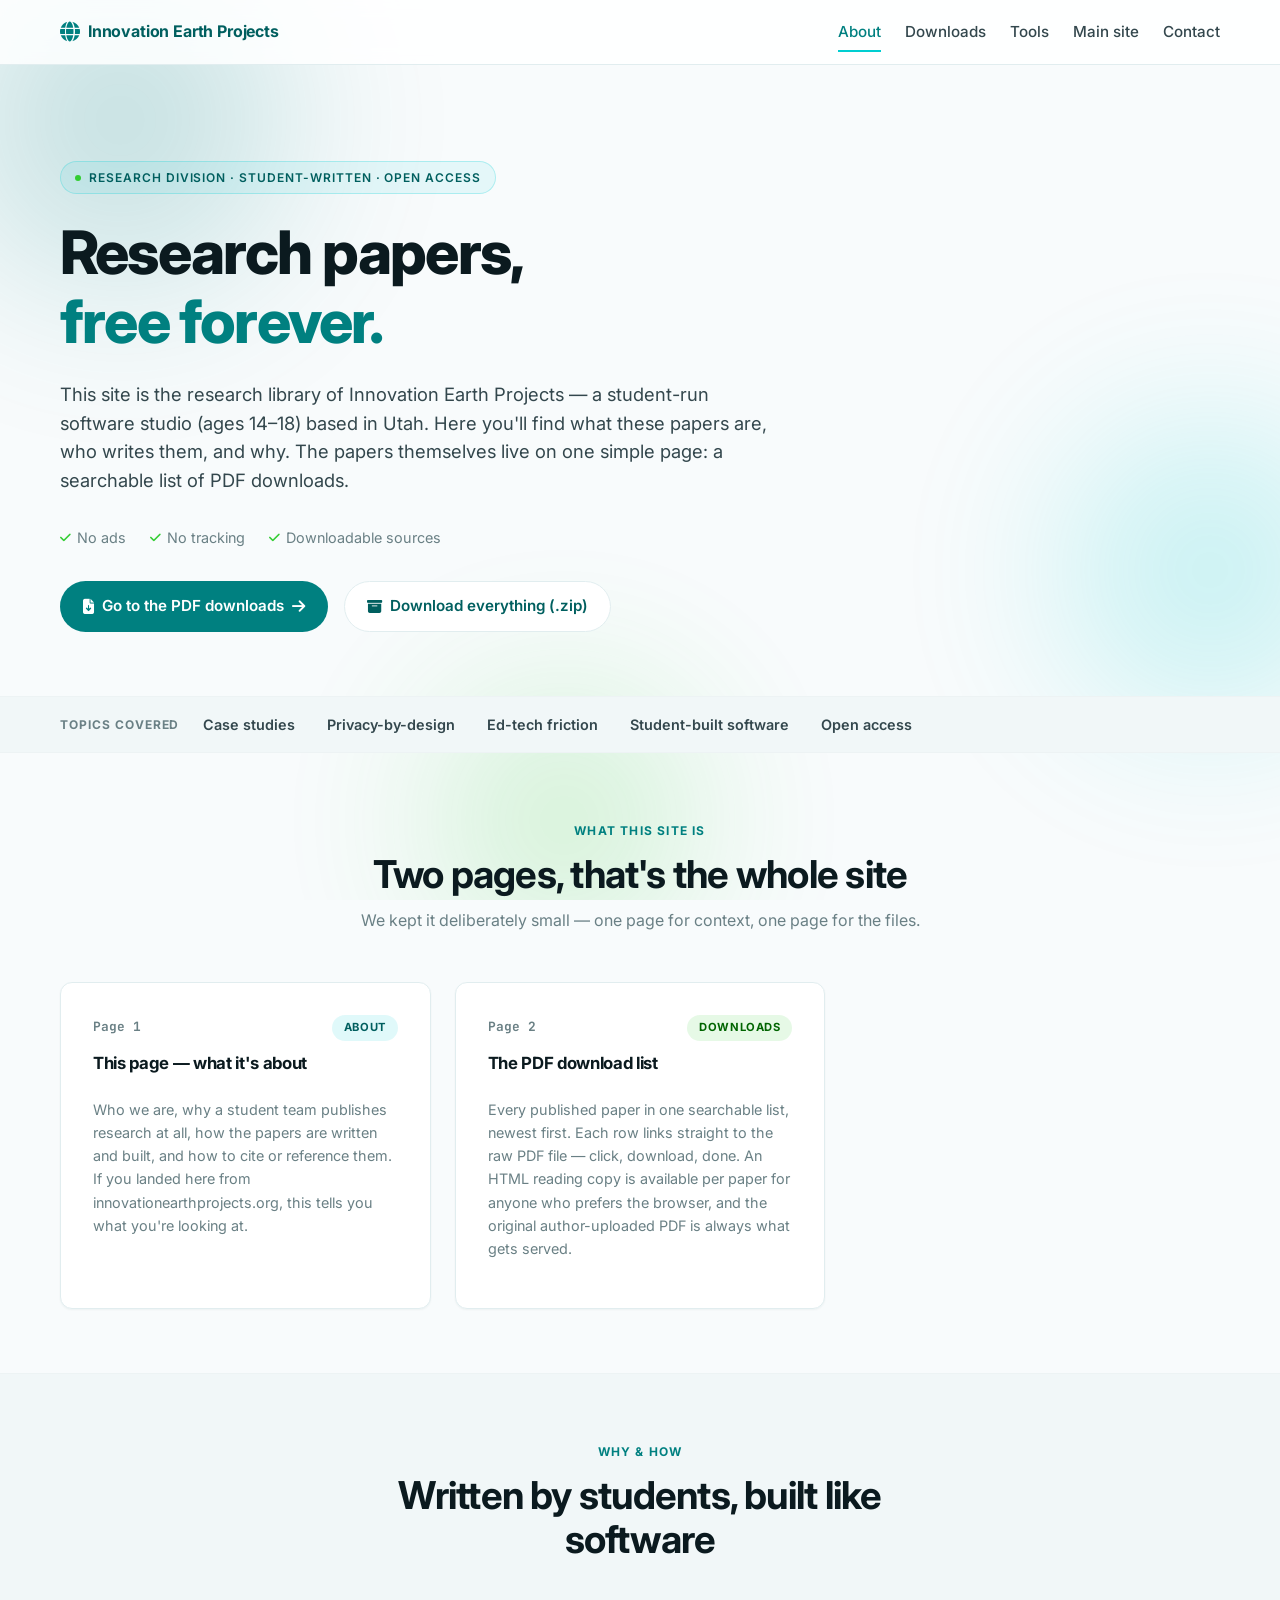
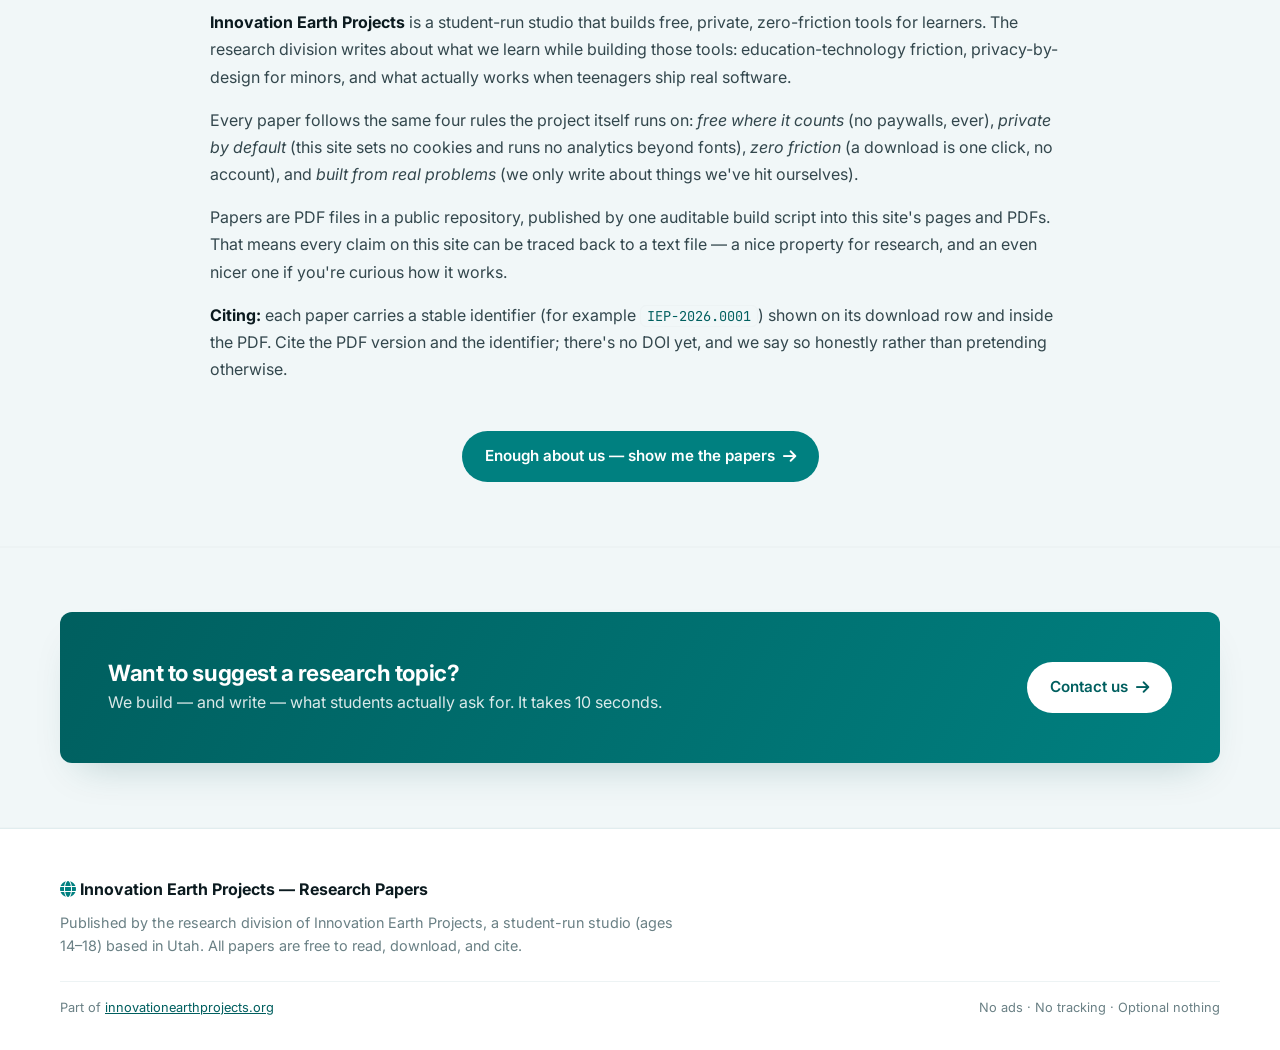
<file: index.html>
<!DOCTYPE html>
<html lang="en">
<head>
<meta charset="UTF-8" />
<meta name="viewport" content="width=device-width, initial-scale=1.0" />
<title>Research Papers — Innovation Earth Projects</title>
<meta name="description" content="Free research papers from the research division of Innovation Earth Projects. Read online or download as PDF — no account required." />
<link rel="preconnect" href="https://fonts.googleapis.com" />
<link rel="preconnect" href="https://fonts.gstatic.com" crossorigin />
<link href="https://fonts.googleapis.com/css2?family=Inter:wght@400;500;600;700;800&family=JetBrains+Mono:wght@500;700&display=swap" rel="stylesheet" />
<link rel="stylesheet" href="https://cdnjs.cloudflare.com/ajax/libs/font-awesome/6.4.0/css/all.min.css" />
<link rel="stylesheet" href="css/styles.css" />
<!-- Same tab icon as the main site (innovationearthprojects.org uses /images/logo.png) -->
<link rel="icon" type="image/png" href="/images/logo.png" />
<link rel="apple-touch-icon" href="/images/logo.png" />
</head>
<body data-page="library">

<!-- Decorative animated background (see css/styles.css section 5) -->
<div class="bg-orbs" aria-hidden="true">
  <span class="orb orb--teal"></span>
  <span class="orb orb--cyan"></span>
  <span class="orb orb--lime"></span>
</div>

<header class="nav">
  <div class="nav__inner">
    <!-- Brand links back to the main IEP website -->
    <a class="nav__brand" href="https://innovationearthprojects.org/home/">
      <span class="nav__mark"><i class="fas fa-globe"></i></span>
      <span class="nav__wordmark">Innovation Earth Projects</span>
    </a>
    <nav class="nav__links">
      <a href="/" class="is-current">About</a>
      <a href="/downloads/">Downloads</a>
      <a href="https://innovationearthprojects.org/products">Tools</a>
      <a href="https://innovationearthprojects.org/home/">Main site</a>
      <a href="https://innovationearthprojects.org/contact/">Contact</a>
    </nav>
  </div>
</header>

<main>

  <!-- HERO -->
  <section class="hero">
    <div class="container">
      <span class="eyebrow--animated">
        <span class="eyebrow__dot"></span>
        Research division · Student-written · Open access
      </span>
      <h1 class="hero__title">Research papers,<br /><span class="accent">free forever.</span></h1>
      <p class="hero__lede">
        This site is the research library of Innovation Earth Projects — a
        student-run software studio (ages 14–18) based in Utah. Here you'll find
        what these papers are, who writes them, and why. The papers themselves
        live on one simple page: a searchable list of PDF downloads.
      </p>
      <ul class="hero__meta">
        <li><i class="fas fa-check"></i> No ads</li>
        <li><i class="fas fa-check"></i> No tracking</li>
        <li><i class="fas fa-check"></i> Downloadable sources</li>
      </ul>
      <div class="hero__actions">
        <a href="/downloads/" class="btn btn--primary"><i class="fas fa-file-arrow-down"></i> Go to the PDF downloads <i class="fas fa-arrow-right"></i></a>
        <a href="/downloads/all-papers.zip" class="btn btn--secondary" download><i class="fas fa-box-archive"></i> Download everything (.zip)</a>
      </div>
    </div>
  </section>

  <!-- TRUST BAR -->
  <section class="trust-bar">
    <div class="container trust-bar__inner">
      <span class="trust-bar__label">Topics covered</span>
      <div class="trust-bar__logos">
        <span>Case studies</span><span>Privacy-by-design</span><span>Ed-tech friction</span>
        <span>Student-built software</span><span>Open access</span>
      </div>
    </div>
  </section>

  <!-- WHAT THIS SITE IS -->
  <section class="section" id="about">
    <div class="container">
      <header class="section__head reveal">
        <span class="eyebrow">What this site is</span>
        <h2 class="section__title">Two pages, that's the whole site</h2>
        <p class="section__sub">We kept it deliberately small — one page for context, one page for the files.</p>
      </header>
      <div class="grid">
        <article class="paper-card reveal">
          <div class="paper-card__top">
            <span class="paper-card__num">Page 1</span>
            <span class="badge badge--live">About</span>
          </div>
          <h3 class="paper-card__title"><a href="/">This page — what it's about</a></h3>
          <p class="paper-card__summary">
            Who we are, why a student team publishes research at all, how the
            papers are written and built, and how to cite or reference them.
            If you landed here from innovationearthprojects.org, this tells you
            what you're looking at.
          </p>
        </article>
        <article class="paper-card reveal">
          <div class="paper-card__top">
            <span class="paper-card__num">Page 2</span>
            <span class="badge badge--new">Downloads</span>
          </div>
          <h3 class="paper-card__title"><a href="/downloads/">The PDF download list</a></h3>
          <p class="paper-card__summary">
            Every published paper in one searchable list, newest first. Each row
            links straight to the raw PDF file — click, download, done. An HTML
            reading copy is available per paper for anyone who prefers the
            browser, and the original author-uploaded PDF is always what gets served.
          </p>
        </article>
      </div>
    </div>
  </section>

  <!-- WHY / HOW WE WORK -->
  <section class="section section--tint" id="why">
    <div class="container container--narrow">
      <header class="section__head reveal">
        <span class="eyebrow">Why &amp; how</span>
        <h2 class="section__title">Written by students, built like software</h2>
      </header>
      <div class="prose reveal">
        <p>
          <strong>Innovation Earth Projects</strong> is a student-run studio that builds
          free, private, zero-friction tools for learners. The research division
          writes about what we learn while building those tools: education-technology
          friction, privacy-by-design for minors, and what actually works when
          teenagers ship real software.
        </p>
        <p>
          Every paper follows the same four rules the project itself runs on:
          <em>free where it counts</em> (no paywalls, ever), <em>private by default</em>
          (this site sets no cookies and runs no analytics beyond fonts),
          <em>zero friction</em> (a download is one click, no account), and
          <em>built from real problems</em> (we only write about things we've hit ourselves).
        </p>
        <p>
          Papers are PDF files in a public repository, published by one
          auditable build script into this site's pages and PDFs. That means every
          claim on this site can be traced back to a text file — a nice property
          for research, and an even nicer one if you're curious how it works.
        </p>
        <p>
          <strong>Citing:</strong> each paper carries a stable identifier
          (for example <code>IEP-2026.0001</code>) shown on its download row and
          inside the PDF. Cite the PDF version and the identifier; there's no
          DOI yet, and we say so honestly rather than pretending otherwise.
        </p>
      </div>
      <div class="container" style="text-align:center;margin-top:var(--s-7)">
        <a href="/downloads/" class="btn btn--primary">Enough about us — show me the papers <i class="fas fa-arrow-right"></i></a>
      </div>
    </div>
  </section>

  <!-- CTA BAND -->
  <section class="section section--tint">
    <div class="container">
      <div class="cta reveal">
        <div>
          <h2>Want to suggest a research topic?</h2>
          <p>We build — and write — what students actually ask for. It takes 10 seconds.</p>
        </div>
        <a href="https://innovationearthprojects.org/contact/" class="btn btn--primary">
          Contact us <i class="fas fa-arrow-right"></i>
        </a>
      </div>
    </div>
  </section>

</main>

<footer class="footer">
  <div class="container">
    <div class="footer__brand"><i class="fas fa-globe" style="color:var(--teal)"></i> Innovation Earth Projects — Research Papers</div>
    <p class="footer__tagline">Published by the research division of Innovation Earth Projects, a student-run studio (ages 14–18) based in Utah. All papers are free to read, download, and cite.</p>
    <div class="footer__bottom">
      <span>Part of <a href="https://innovationearthprojects.org/home/">innovationearthprojects.org</a></span>
      <span>No ads · No tracking · Optional nothing</span>
    </div>
  </div>
</footer>

<script src="js/main.js"></script>
</body>
</html>
</file>
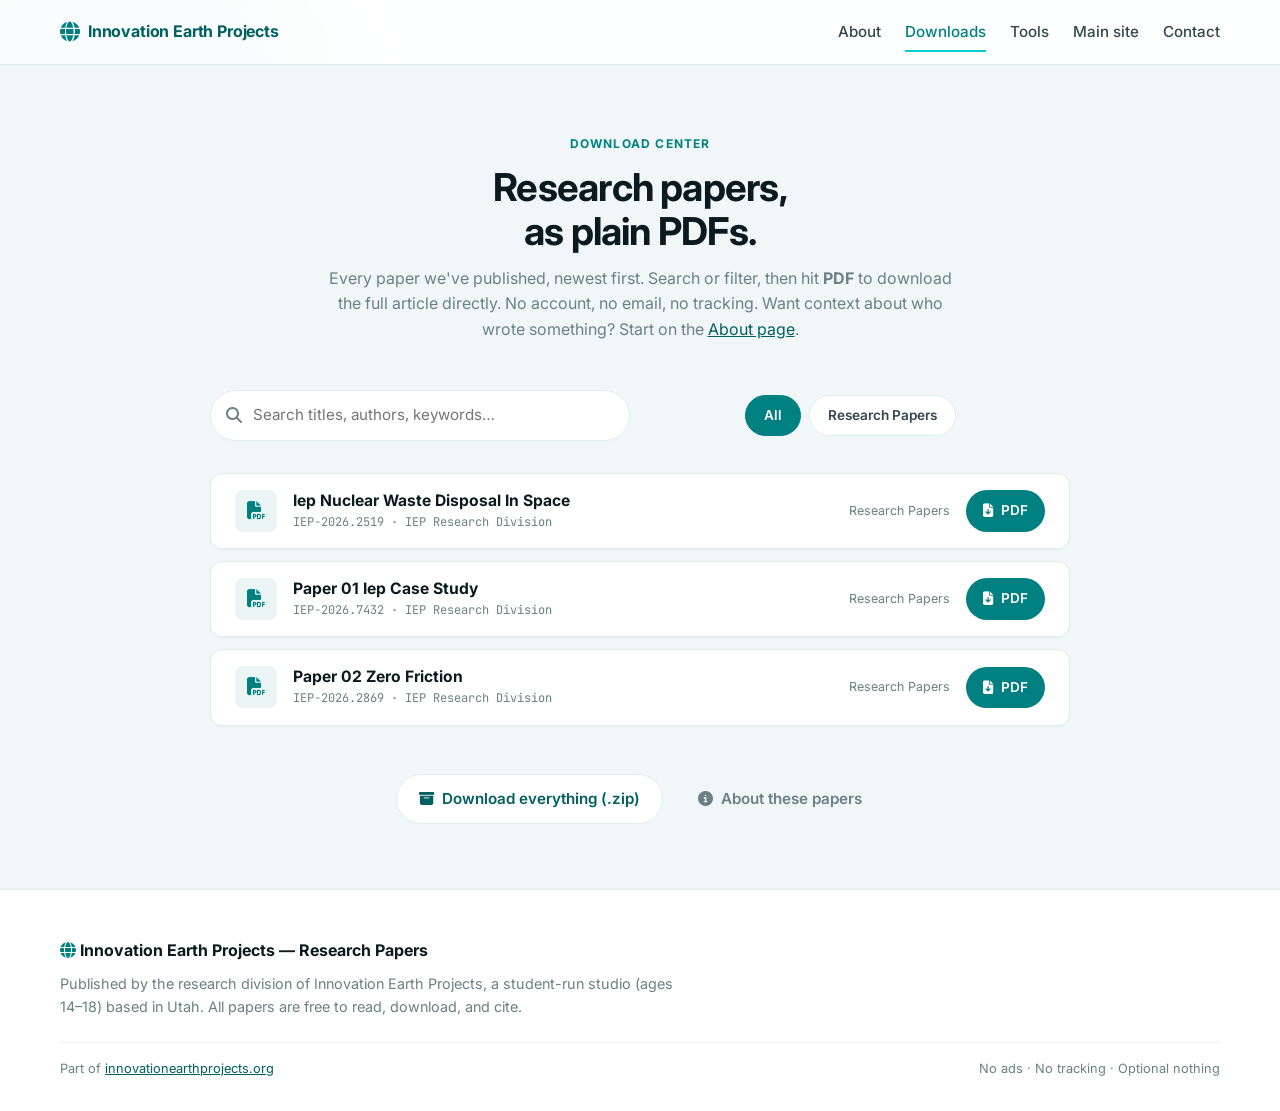
<file: downloads/index.html>
<!DOCTYPE html>
<html lang="en">
<head>
<meta charset="UTF-8" />
<meta name="viewport" content="width=device-width, initial-scale=1.0" />
<title>PDF Downloads — Innovation Earth Projects Research</title>
<meta name="description" content="Searchable list of every research paper published by Innovation Earth Projects. Download any paper as a raw PDF — no account, no paywall." />
<link rel="preconnect" href="https://fonts.googleapis.com" />
<link rel="preconnect" href="https://fonts.gstatic.com" crossorigin />
<link href="https://fonts.googleapis.com/css2?family=Inter:wght@400;500;600;700;800&family=JetBrains+Mono:wght@500;700&display=swap" rel="stylesheet" />
<link rel="stylesheet" href="https://cdnjs.cloudflare.com/ajax/libs/font-awesome/6.4.0/css/all.min.css" />
<link rel="stylesheet" href="../css/styles.css" />
<!-- Same tab icon as the main site (innovationearthprojects.org uses /images/logo.png) -->
<link rel="icon" type="image/png" href="/images/logo.png" />
<link rel="apple-touch-icon" href="/images/logo.png" />
</head>
<body data-page="downloads">

<!-- Decorative animated background (see css/styles.css section 5) -->
<div class="bg-orbs" aria-hidden="true">
  <span class="orb orb--teal"></span>
  <span class="orb orb--cyan"></span>
  <span class="orb orb--lime"></span>
</div>

<header class="nav">
  <div class="nav__inner">
    <!-- Brand links back to the main IEP website -->
    <a class="nav__brand" href="https://innovationearthprojects.org/home/">
      <span class="nav__mark"><i class="fas fa-globe"></i></span>
      <span class="nav__wordmark">Innovation Earth Projects</span>
    </a>
    <nav class="nav__links">
      <a href="/">About</a>
      <a href="/downloads/" class="is-current">Downloads</a>
      <a href="https://innovationearthprojects.org/products">Tools</a>
      <a href="https://innovationearthprojects.org/home/">Main site</a>
      <a href="https://innovationearthprojects.org/contact/">Contact</a>
    </nav>
  </div>
</header>

<main>

  <!-- PAGE HEAD: this page is deliberately minimal — one search box,
       one list of raw PDF download links. Nothing else to click. -->
  <section class="section section--tint" id="download-list">
    <div class="container container--narrow">
      <header class="section__head reveal">
        <span class="eyebrow">Download center</span>
        <h1 class="section__title">Research papers,<br /><span class="accent">as plain PDFs.</span></h1>
        <p class="section__sub">
          Every paper we've published, newest first. Search or filter, then hit
          <strong>PDF</strong> to download the full article directly. No account,
          no email, no tracking. Want context about who wrote something?
          Start on the <a href="/">About page</a>.
        </p>
      </header>

      <div class="library-controls">
        <div class="search">
          <i class="fas fa-magnifying-glass"></i>
          <input id="paper-search" type="search" placeholder="Search titles, authors, keywords…" aria-label="Search papers" />
        </div>
        <div class="filters" id="category-filters"><!-- buttons injected by js/downloads.js --></div>
        <span class="result-count" id="result-count" aria-live="polite"></span>
      </div>

      <!-- One row per paper. Rows are generated automatically by js/catalog.js +
           js/downloads.js, which list whatever PDFs currently exist in
           the repo's papers/ folder via the GitHub API. The primary
           action on each row is the raw PDF link — adding a paper means
           uploading a PDF there, nothing else. -->
      <ul class="dl-list" id="download-rows"><!-- rows injected here --></ul>
      <p id="no-results" hidden>No papers match your search yet. Try different words — or <a href="https://innovationearthprojects.org/contact/">suggest a topic</a>.</p>

      <div class="dl-footer">
        <a href="/downloads/all-papers.zip" class="btn btn--secondary" download><i class="fas fa-box-archive"></i> Download everything (.zip)</a>
        <a href="/" class="btn btn--ghost"><i class="fas fa-circle-info"></i> About these papers</a>
      </div>
    </div>
  </section>

</main>

<footer class="footer">
  <div class="container">
    <div class="footer__brand"><i class="fas fa-globe" style="color:var(--teal)"></i> Innovation Earth Projects — Research Papers</div>
    <p class="footer__tagline">Published by the research division of Innovation Earth Projects, a student-run studio (ages 14–18) based in Utah. All papers are free to read, download, and cite.</p>
    <div class="footer__bottom">
      <span>Part of <a href="https://innovationearthprojects.org/home/">innovationearthprojects.org</a></span>
      <span>No ads · No tracking · Optional nothing</span>
    </div>
  </div>
</footer>

<script src="../js/catalog.js?v=20261022b"></script>
<script src="../js/downloads.js?v=20261022b"></script>
<script src="../js/main.js"></script>
</body>
</html>
</file>
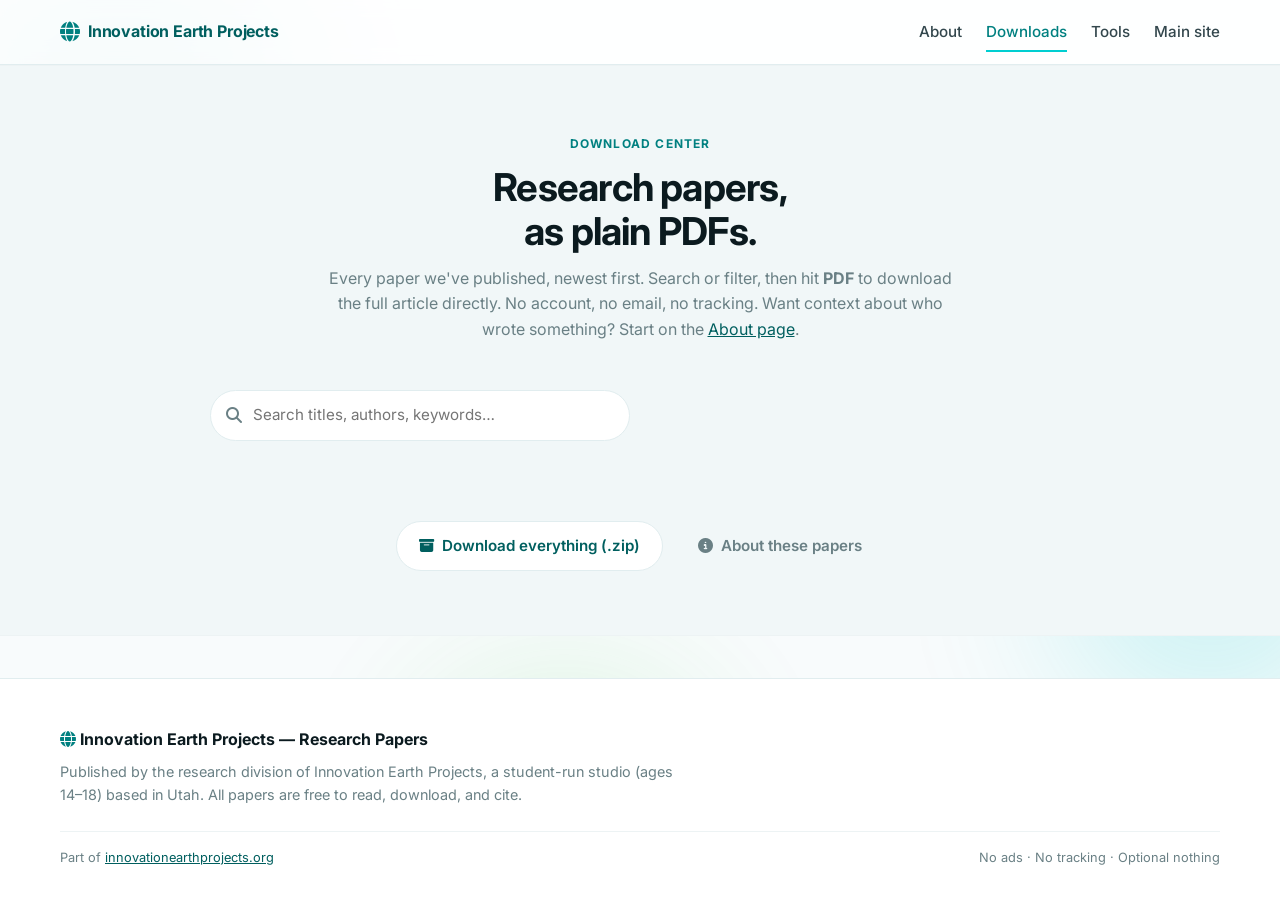
<file: downloads.html>
<!DOCTYPE html>
<html lang="en">
<head>
<meta charset="UTF-8" />
<meta name="viewport" content="width=device-width, initial-scale=1.0" />
<title>PDF Downloads — Innovation Earth Projects Research</title>
<meta name="description" content="Searchable list of every research paper published by Innovation Earth Projects. Download any paper as a raw PDF — no account, no paywall." />
<link rel="preconnect" href="https://fonts.googleapis.com" />
<link rel="preconnect" href="https://fonts.gstatic.com" crossorigin />
<link href="https://fonts.googleapis.com/css2?family=Inter:wght@400;500;600;700;800&family=JetBrains+Mono:wght@500;700&display=swap" rel="stylesheet" />
<link rel="stylesheet" href="https://cdnjs.cloudflare.com/ajax/libs/font-awesome/6.4.0/css/all.min.css" />
<link rel="stylesheet" href="css/styles.css" />
</head>
<body data-page="downloads">

<!-- Decorative animated background (see css/styles.css section 5) -->
<div class="bg-orbs" aria-hidden="true">
  <span class="orb orb--teal"></span>
  <span class="orb orb--cyan"></span>
  <span class="orb orb--lime"></span>
</div>

<header class="nav">
  <div class="nav__inner">
    <!-- Brand links back to the main IEP website -->
    <a class="nav__brand" href="https://innovationearthprojects.org/home/">
      <span class="nav__mark"><i class="fas fa-globe"></i></span>
      <span class="nav__wordmark">Innovation Earth Projects</span>
    </a>
    <nav class="nav__links">
      <a href="index.html">About</a>
      <a href="downloads.html" class="is-current">Downloads</a>
      <a href="https://innovationearthprojects.org/products">Tools</a>
      <a href="https://innovationearthprojects.org/about">Main site</a>
    </nav>
  </div>
</header>

<main>

  <!-- PAGE HEAD: this page is deliberately minimal — one search box,
       one list of raw PDF download links. Nothing else to click. -->
  <section class="section section--tint" id="download-list">
    <div class="container container--narrow">
      <header class="section__head reveal">
        <span class="eyebrow">Download center</span>
        <h1 class="section__title">Research papers,<br /><span class="accent">as plain PDFs.</span></h1>
        <p class="section__sub">
          Every paper we've published, newest first. Search or filter, then hit
          <strong>PDF</strong> to download the full article directly. No account,
          no email, no tracking. Want context about who wrote something?
          Start on the <a href="index.html">About page</a>.
        </p>
      </header>

      <div class="library-controls">
        <div class="search">
          <i class="fas fa-magnifying-glass"></i>
          <input id="paper-search" type="search" placeholder="Search titles, authors, keywords…" aria-label="Search papers" />
        </div>
        <div class="filters" id="category-filters"><!-- buttons injected by js/downloads.js --></div>
        <span class="result-count" id="result-count" aria-live="polite"></span>
      </div>

      <!-- One row per paper. Rows are generated by js/downloads.js from
           papers/feed.json (fallback: js/papers-data.json). The primary
           action on each row is the raw PDF link. -->
      <ul class="dl-list" id="download-rows"><!-- rows injected here --></ul>
      <p id="no-results" hidden>No papers match your search yet. Try different words — or <a href="https://innovationearthprojects.org/home/">suggest a topic</a>.</p>

      <div class="dl-footer">
        <a href="downloads/all-papers.zip" class="btn btn--secondary" download><i class="fas fa-box-archive"></i> Download everything (.zip)</a>
        <a href="index.html" class="btn btn--ghost"><i class="fas fa-circle-info"></i> About these papers</a>
      </div>
    </div>
  </section>

</main>

<footer class="footer">
  <div class="container">
    <div class="footer__brand"><i class="fas fa-globe" style="color:var(--teal)"></i> Innovation Earth Projects — Research Papers</div>
    <p class="footer__tagline">Published by the research division of Innovation Earth Projects, a student-run studio (ages 14–18) based in Utah. All papers are free to read, download, and cite.</p>
    <div class="footer__bottom">
      <span>Part of <a href="https://innovationearthprojects.org/home/">innovationearthprojects.org</a></span>
      <span>No ads · No tracking · Optional nothing</span>
    </div>
  </div>
</footer>

<script src="js/downloads.js"></script>
<script src="js/main.js"></script>
</body>
</html>
</file>
<file: css/styles.css>
/* ============================================================
   styles.css — Innovation Earth Projects · Research Papers site
   ------------------------------------------------------------
   Design tokens replicate the IEP main site (teal/cyan/lime,
   Inter + JetBrains Mono). Sections are numbered so a human
   reviewer can jump straight to what they need:

     1. Design tokens          6. Hero
     2. Base / typography      7. Library grid + paper cards
     3. Navigation             8. Filters + search bar
     4. Buttons / chips        9. Paper detail page
     5. Background orbs       10. Footer, motion, print
   ============================================================ */

/* ---------- 1. DESIGN TOKENS (from innovationearthprojects.org) ---------- */
:root {
  --teal:#008080; --teal-deep:#005F5F; --cyan:#00CED1; --blue:#1E90FF;
  --lime:#32CD32; --green-dark:#006400;
  --bg:#F8FBFC; --surface:#FFFFFF; --surface-alt:#F1F7F8;
  --border:#E1EDEF; --border-soft:#EDF3F4;
  --ink:#0B1A1F; --ink-soft:#33474D; --muted:#6A8085;
  --font:'Inter',system-ui,-apple-system,'Segoe UI',Roboto,sans-serif;
  --mono:'JetBrains Mono',ui-monospace,Menlo,monospace;
  --fs-display:clamp(2.25rem,5vw,3.75rem);
  --s-2:8px; --s-3:12px; --s-4:16px; --s-5:24px; --s-6:32px; --s-7:48px; --s-8:64px; --s-9:96px;
  --r-sm:6px; --r-md:8px; --r-lg:12px; --r-pill:999px;
  --shadow-sm:0 1px 2px rgba(0,60,60,.05);
  --shadow-md:0 8px 24px -12px rgba(0,80,80,.15);
  --shadow-lg:0 20px 40px -20px rgba(0,80,80,.25);
  --ease:cubic-bezier(.2,.7,.2,1); --dur:200ms;
  --container:1160px; --nav-h:64px;
}

/* ---------- 2. BASE ---------- */
*,*::before,*::after{box-sizing:border-box}
html{scroll-behavior:smooth;-webkit-text-size-adjust:100%;scroll-padding-top:calc(var(--nav-h) + var(--s-4))}
body{margin:0;font-family:var(--font);font-size:1rem;line-height:1.6;color:var(--ink);
  background:var(--bg);-webkit-font-smoothing:antialiased;min-height:100vh;display:flex;flex-direction:column}
main{flex:1}
a{color:var(--teal-deep)}
h1,h2,h3,h4{margin:0 0 var(--s-3);color:var(--ink);letter-spacing:-0.02em;line-height:1.15;font-weight:700}
p{margin:0 0 var(--s-4);color:var(--ink-soft)}
code{font-family:var(--mono);background:var(--surface-alt);border:1px solid var(--border-soft);
  border-radius:var(--r-sm);padding:1px 6px;font-size:.85em;color:var(--teal-deep)}
ul{padding-left:var(--s-5);color:var(--ink-soft)}
.container{width:min(var(--container),100% - 2rem);margin-inline:auto}

/* ---------- 3. NAVIGATION (sticky glass bar, as on the IEP site) ---------- */
.nav{position:sticky;top:0;z-index:50;background:rgba(255,255,255,.85);
  backdrop-filter:saturate(140%) blur(10px);-webkit-backdrop-filter:saturate(140%) blur(10px);
  border-bottom:1px solid var(--border)}
.nav__inner{width:min(var(--container),100% - 2rem);margin-inline:auto;height:var(--nav-h);
  display:flex;align-items:center;gap:var(--s-5)}
.nav__brand{display:inline-flex;align-items:center;gap:var(--s-2);color:var(--teal-deep);
  font-weight:700;font-size:1rem;letter-spacing:-0.01em;text-decoration:none}
.nav__mark{display:inline-flex;color:var(--teal);font-size:1.25rem}
.nav__links{display:flex;gap:var(--s-5);margin-left:auto}
.nav__links a{position:relative;color:var(--ink-soft);font-weight:500;font-size:.95rem;
  padding:6px 0;text-decoration:none;transition:color var(--dur) var(--ease)}
.nav__links a::before{content:"";position:absolute;left:0;bottom:-2px;width:100%;height:2px;
  background:var(--cyan);transform:scaleX(0);transform-origin:left;transition:transform .3s var(--ease)}
.nav__links a:hover{color:var(--teal)}
.nav__links a:hover::before{transform:scaleX(1)}
.nav__links a.is-current{color:var(--teal)}
.nav__links a.is-current::before{transform:scaleX(1)}
@media(max-width:720px){.nav__links{display:none}}

/* ---------- 4. BUTTONS & CHIPS ---------- */
.btn{display:inline-flex;align-items:center;gap:8px;padding:12px 22px;border-radius:var(--r-pill);
  font-weight:600;font-size:.95rem;text-decoration:none;border:1px solid transparent;
  transition:transform var(--dur) var(--ease), box-shadow var(--dur) var(--ease), background var(--dur)}
.btn--primary{background:var(--teal);color:#fff}
.btn--primary:hover{background:var(--teal-deep);transform:translateY(-2px);box-shadow:0 8px 20px -8px rgba(0,128,128,.5)}
.btn--secondary{background:var(--surface);color:var(--teal-deep);border-color:var(--border)}
.btn--secondary:hover{border-color:var(--cyan);transform:translateY(-2px)}
.btn--ghost{background:transparent;color:var(--muted)}
.btn--ghost:hover{color:var(--teal)}
.btn--sm{padding:9px 16px;font-size:.85rem}
.chip{padding:8px 14px;background:var(--surface);border:1px solid var(--border);border-radius:var(--r-pill);
  font-size:.8rem;color:var(--ink-soft);display:inline-flex;align-items:center;gap:6px}

/* ---------- 5. BACKGROUND ORBS (hero signature effect) ---------- */
.bg-orbs{position:fixed;inset:0;pointer-events:none;overflow:hidden;z-index:0}
.bg-orbs .orb{position:absolute;border-radius:50%;filter:blur(80px);opacity:.3;will-change:transform}
.orb--teal{width:480px;height:480px;background:radial-gradient(circle,var(--teal) 0%,transparent 70%);
  top:-120px;left:-120px;animation:float1 20s ease-in-out infinite}
.orb--cyan{width:420px;height:420px;background:radial-gradient(circle,var(--cyan) 0%,transparent 70%);
  top:40%;right:-140px;animation:float2 24s ease-in-out infinite}
.orb--lime{width:360px;height:360px;background:radial-gradient(circle,var(--lime) 0%,transparent 70%);
  bottom:-100px;left:30%;animation:float3 28s ease-in-out infinite}
@keyframes float1{0%,100%{transform:translate(0,0) scale(1)}50%{transform:translate(80px,60px) scale(1.1)}}
@keyframes float2{0%,100%{transform:translate(0,0) scale(1)}50%{transform:translate(-100px,80px) scale(.95)}}
@keyframes float3{0%,100%{transform:translate(0,0) scale(1)}50%{transform:translate(60px,-80px) scale(1.05)}}
main,.nav,.footer{position:relative;z-index:1}

/* ---------- 6. HERO ---------- */
.hero{padding:var(--s-9) 0 var(--s-8);border-bottom:1px solid var(--border-soft);position:relative;overflow:hidden}
.eyebrow--animated{display:inline-flex;align-items:center;gap:8px;padding:6px 14px;
  background:rgba(0,206,209,.08);border:1px solid rgba(0,206,209,.25);border-radius:var(--r-pill);
  color:var(--teal-deep);font-size:.75rem;font-weight:600;letter-spacing:.08em;text-transform:uppercase;
  margin-bottom:var(--s-5);animation:slideDown .6s var(--ease) both}
.eyebrow__dot{width:6px;height:6px;border-radius:50%;background:var(--lime);
  box-shadow:0 0 0 0 rgba(50,205,50,.6);animation:pulseRing 2s infinite}
@keyframes pulseRing{0%{box-shadow:0 0 0 0 rgba(50,205,50,.6)}70%{box-shadow:0 0 0 10px rgba(50,205,50,0)}100%{box-shadow:0 0 0 0 rgba(50,205,50,0)}}
@keyframes slideDown{from{opacity:0;transform:translateY(-10px)}to{opacity:1;transform:translateY(0)}}
.hero__title{font-size:var(--fs-display);margin-bottom:var(--s-5);font-weight:800;letter-spacing:-0.03em}
.hero__title .accent{color:var(--teal)}
.hero__lede{font-size:1.15rem;line-height:1.55;color:var(--ink-soft);max-width:60ch;margin-bottom:var(--s-6)}
.hero__actions{display:flex;flex-wrap:wrap;gap:var(--s-4)}
.hero__meta{list-style:none;padding:0;margin:0 0 var(--s-6);display:flex;flex-wrap:wrap;gap:var(--s-5);
  color:var(--muted);font-size:.9rem}
.hero__meta li{display:inline-flex;align-items:center;gap:6px}
.hero__meta i{color:var(--lime);font-size:.85em}

/* Trust bar strip under hero */
.trust-bar{background:var(--surface-alt);border-bottom:1px solid var(--border-soft);padding:var(--s-4) 0}
.trust-bar__inner{display:flex;align-items:center;gap:var(--s-5);flex-wrap:wrap}
.trust-bar__label{font-size:.75rem;font-weight:700;letter-spacing:.08em;text-transform:uppercase;color:var(--muted)}
.trust-bar__logos{display:flex;gap:var(--s-6);flex-wrap:wrap}
.trust-bar__logos span{font-weight:600;color:var(--ink-soft);font-size:.9rem}

/* ---------- 7. SECTIONS + LIBRARY GRID ---------- */
.section{padding:var(--s-8) 0}
.section--tint{background:var(--surface-alt);border-block:1px solid var(--border-soft)}
.section__head{text-align:center;max-width:640px;margin:0 auto var(--s-7)}
.eyebrow{display:inline-block;font-size:.75rem;font-weight:700;letter-spacing:.1em;
  text-transform:uppercase;color:var(--teal);margin-bottom:var(--s-3)}
.section__title{font-size:clamp(1.6rem,3.4vw,2.4rem)}
.section__sub{color:var(--muted)}

.grid{display:grid;grid-template-columns:repeat(auto-fill,minmax(320px,1fr));gap:var(--s-5)}
.paper-card{background:var(--surface);border:1px solid var(--border);border-radius:var(--r-lg);
  padding:var(--s-6);display:flex;flex-direction:column;gap:var(--s-3);
  box-shadow:var(--shadow-sm);transition:transform .25s var(--ease), box-shadow .25s var(--ease)}
.paper-card:hover{transform:translateY(-4px);box-shadow:var(--shadow-md)}
.paper-card[hidden]{display:none}
.paper-card__top{display:flex;justify-content:space-between;align-items:center}
.paper-card__num{font-family:var(--mono);font-size:.8rem;font-weight:700;color:var(--muted)}
.badge{padding:4px 12px;border-radius:var(--r-pill);font-size:.7rem;font-weight:700;
  letter-spacing:.05em;text-transform:uppercase}
.badge--new{background:rgba(50,205,50,.12);color:var(--green-dark)}
.badge--live{background:rgba(0,206,209,.12);color:var(--teal-deep)}
.badge--draft{background:rgba(106,128,133,.15);color:var(--muted)}
.paper-card__title{font-size:1.05rem;line-height:1.3}
.paper-card__title a{color:inherit;text-decoration:none}
.paper-card__title a:hover{color:var(--teal-deep)}
.paper-card__authors{font-size:.82rem;color:var(--teal-deep);margin:0;font-weight:600}
.paper-card__authors i{color:var(--cyan);margin-right:4px}
.paper-card__summary{font-size:.9rem;color:var(--muted);flex:1}
.paper-card__meta{list-style:none;padding:0;margin:0;display:flex;flex-wrap:wrap;gap:var(--s-4);
  font-size:.8rem;color:var(--muted)}
.paper-card__meta i{color:var(--cyan);margin-right:4px}
.paper-card__actions{display:flex;flex-wrap:wrap;gap:var(--s-2);margin-top:var(--s-2)}
.load-error{color:#b00020;padding:var(--s-5);background:#fff;border:1px solid var(--border);border-radius:var(--r-lg)}

/* ---------- 8. FILTERS + SEARCH ---------- */
.library-controls{display:flex;flex-wrap:wrap;gap:var(--s-4);align-items:center;
  justify-content:space-between;margin-bottom:var(--s-6)}
.search{position:relative;flex:1;min-width:260px;max-width:420px}
.search input{width:100%;padding:12px 16px 12px 42px;border:1px solid var(--border);
  border-radius:var(--r-pill);font:inherit;font-size:.95rem;background:var(--surface);color:var(--ink)}
.search input:focus{outline:2px solid var(--cyan);outline-offset:1px;border-color:var(--teal)}
.search i{position:absolute;left:16px;top:50%;transform:translateY(-50%);color:var(--muted)}
.filters{display:flex;flex-wrap:wrap;gap:var(--s-2)}
.filter-btn{padding:9px 18px;border-radius:var(--r-pill);border:1px solid var(--border);
  background:var(--surface);color:var(--ink-soft);font:inherit;font-size:.85rem;font-weight:600;
  cursor:pointer;transition:all var(--dur) var(--ease)}
.filter-btn:hover{border-color:var(--cyan);color:var(--teal)}
.filter-btn.is-active{background:var(--teal);border-color:var(--teal);color:#fff}
.result-count{font-size:.85rem;color:var(--muted);white-space:nowrap}
#no-results{text-align:center;color:var(--muted);padding:var(--s-8) 0}

/* ---------- 8a. DOWNLOAD PAGE (downloads.html — raw PDF list) ---------- */
.container--narrow{max-width:860px;margin-inline:auto}
.dl-list{list-style:none;padding:0;margin:0;display:flex;flex-direction:column;gap:var(--s-3)}
.dl-row{display:flex;align-items:center;gap:var(--s-4);background:var(--surface);
  border:1px solid var(--border);border-radius:var(--r-lg);padding:var(--s-4) var(--s-5);
  box-shadow:var(--shadow-sm);transition:border-color var(--dur) var(--ease), box-shadow var(--dur) var(--ease)}
.dl-row:hover{border-color:var(--cyan);box-shadow:var(--shadow-md)}
.dl-row[hidden]{display:none}
.dl-row__icon{flex:none;width:42px;height:42px;border-radius:var(--r-md);
  background:rgba(0,128,128,.08);color:var(--teal);display:flex;align-items:center;justify-content:center;font-size:1.15rem}
.dl-row__main{flex:1;min-width:0}
.dl-row__title{display:block;font-weight:700;color:var(--ink);text-decoration:none;
  font-size:.98rem;line-height:1.35;overflow:hidden;text-overflow:ellipsis}
.dl-row__title:hover{color:var(--teal-deep)}
.dl-row__byline{margin:2px 0 0;font-family:var(--mono);font-size:.75rem;color:var(--muted)}
.dl-row__meta{display:flex;gap:var(--s-4);font-size:.78rem;color:var(--muted);white-space:nowrap}
.dl-row__actions{display:flex;gap:var(--s-2);flex:none}
.dl-footer{display:flex;flex-wrap:wrap;gap:var(--s-3);justify-content:center;margin-top:var(--s-7)}
/* Prose + numbered steps used on the About page (index.html) */
.prose p{color:var(--ink-soft);margin:0 0 var(--s-4);line-height:1.7}
.prose strong{color:var(--ink)}
.num-list{counter-reset:step;list-style:none;padding:0;margin:0;display:flex;flex-direction:column;gap:var(--s-4)}
.num-list li{position:relative;padding-left:52px;color:var(--ink-soft);line-height:1.6}
.num-list li::before{counter-increment:step;content:counter(step);position:absolute;left:0;top:-2px;
  width:36px;height:36px;border-radius:var(--r-pill);background:var(--teal);color:#fff;
  font-weight:800;display:flex;align-items:center;justify-content:center;font-size:.9rem}
@media (max-width:720px){
  .dl-row{flex-wrap:wrap}
  .dl-row__meta{order:4;width:100%;padding-left:calc(42px + var(--s-4))}
  .dl-row__actions{margin-left:auto}
}

/* ---------- 9. PAPER DETAIL PAGE (preprint layout) ---------- */
.paper{max-width:860px;margin:0 auto}
.paper p{text-align:justify;hyphens:auto;color:var(--ink-soft)}
.paper h1{font-size:clamp(2rem,4vw,3rem);margin-bottom:var(--s-5)}
.paper h2{font-size:clamp(1.5rem,3vw,2rem);margin-top:var(--s-8);padding-bottom:var(--s-2);
  border-bottom:2px solid var(--cyan);color:var(--teal-deep)}
.paper h3{font-size:1.25rem;margin-top:var(--s-6);color:var(--teal-deep)}

/* 9a. Preprint header block: series label, title, authors, badge grid */
.paper-header{margin-bottom:var(--s-6)}
.paper-header__series{display:inline-block;font-family:var(--mono);font-size:.75rem;font-weight:700;
  letter-spacing:.08em;text-transform:uppercase;color:var(--teal);background:rgba(0,206,209,.1);
  border:1px solid rgba(0,206,209,.35);border-radius:var(--r-pill);padding:5px 14px;margin-bottom:var(--s-4)}
.paper-header .h1{font-size:clamp(1.9rem,4vw,2.9rem);margin-bottom:var(--s-4)}
.paper-header__authors{font-weight:600;color:var(--ink);font-size:1.05rem;margin-bottom:var(--s-4)}
.paper-header__authors i{color:var(--teal);margin-right:6px}
.paper-header__front{display:flex;flex-wrap:wrap;gap:var(--s-2);margin-bottom:var(--s-5)}
.chip--fm{font-size:.75rem;background:var(--surface);border:1px solid var(--border);
  color:var(--muted);border-radius:var(--r-pill);padding:4px 12px;display:inline-block}
.paper-header__badges{display:flex;flex-wrap:wrap;gap:var(--s-3);margin:0}
.paper-header__badges div{background:var(--surface);border:1px solid var(--border);
  border-radius:var(--r-md);padding:10px 16px;box-shadow:var(--shadow-sm)}
.paper-header__badges dt{font-size:.68rem;font-weight:700;letter-spacing:.08em;text-transform:uppercase;color:var(--muted)}
.paper-header__badges dd{margin:2px 0 0;font-weight:600;font-size:.92rem;color:var(--ink)}

/* 9b. Abstract box (highlighted, standard preprint placement) */
.abstract-box{background:var(--surface);border:1px solid var(--border);border-left:4px solid var(--teal);
  border-radius:var(--r-md);padding:var(--s-5) var(--s-6);margin-bottom:var(--s-5);box-shadow:var(--shadow-sm)}
.abstract-box__title{font-size:.8rem;font-weight:700;letter-spacing:.1em;text-transform:uppercase;
  color:var(--teal-deep);margin:0 0 var(--s-3);border:none;padding:0}
.abstract-box__title i{margin-right:6px;color:var(--cyan)}
.abstract-box p:last-child{margin-bottom:0}

/* 9c. Summary & details card + citation box */
.pmeta-card{background:var(--surface-alt);border:1px solid var(--border-soft);border-radius:var(--r-lg);
  padding:var(--s-5) var(--s-6);margin-bottom:var(--s-6)}
.pmeta-card__title{font-size:.8rem;font-weight:700;letter-spacing:.1em;text-transform:uppercase;
  color:var(--teal-deep);margin:0 0 var(--s-3);border:none;padding:0}
.pmeta-card__title i{margin-right:6px;color:var(--cyan)}
.pmeta-card__text{font-size:.95rem;margin-bottom:var(--s-4)}
.pmeta{display:grid;gap:var(--s-2)}
.pmeta__row{display:flex;gap:var(--s-4);align-items:baseline;font-size:.9rem;
  padding:6px 0;border-top:1px dashed var(--border)}
.pmeta__label{flex:0 0 150px;color:var(--muted);font-weight:600;font-size:.8rem;text-transform:uppercase;letter-spacing:.05em}
.pmeta__label i{color:var(--cyan);margin-right:6px;width:14px;text-align:center}
.pmeta__value{color:var(--ink);font-weight:500}
.pmeta__value a.chip{text-decoration:none}
.citation{margin-top:var(--s-4);background:var(--surface);border:1px solid var(--border);
  border-radius:var(--r-md);padding:var(--s-4) var(--s-5)}
.citation__label{font-size:.7rem;font-weight:700;letter-spacing:.1em;text-transform:uppercase;color:var(--muted)}
.citation__text{font-size:.88rem;color:var(--ink-soft);margin:var(--s-2) 0 var(--s-3);line-height:1.5}

.rule{border:none;border-top:1px solid var(--border-soft);margin:var(--s-7) 0}
.paper table{width:100%;border-collapse:separate;border-spacing:0;background:var(--surface);
  border:1px solid var(--border);border-radius:var(--r-md);overflow:hidden;font-size:.9rem;margin:var(--s-5) 0}
.paper th{background:var(--surface-alt);text-align:left;padding:10px 14px;font-size:.8rem;
  letter-spacing:.04em;text-transform:uppercase;color:var(--muted)}
.paper td{padding:10px 14px;border-top:1px solid var(--border-soft);vertical-align:top;color:var(--ink-soft)}
.table-wrap{overflow-x:auto}
.paper-detail__crumbs{margin-bottom:var(--s-6)}
.paper-detail__crumbs a{text-decoration:none;font-weight:600;font-size:.9rem}
.paper-detail__downloads{display:flex;flex-wrap:wrap;gap:var(--s-3);margin-top:var(--s-5)}

/* CTA band (used at bottom of library page) */
.cta{display:flex;align-items:center;justify-content:space-between;gap:var(--s-5);flex-wrap:wrap;
  background:linear-gradient(120deg,var(--teal-deep),var(--teal));color:#fff;
  border-radius:var(--r-lg);padding:var(--s-7);box-shadow:var(--shadow-lg)}
.cta h2{color:#fff;margin-bottom:4px;font-size:1.4rem}
.cta p{color:rgba(255,255,255,.85);margin:0}
.cta .btn--primary{background:#fff;color:var(--teal-deep)}
.cta .btn--primary:hover{background:var(--surface-alt)}

/* ---------- 10. FOOTER, MOTION, PRINT ---------- */
.footer{border-top:1px solid var(--border);padding:var(--s-7) 0 var(--s-6);background:var(--surface)}
.footer__brand{font-weight:700;margin-bottom:var(--s-2)}
.footer__tagline{color:var(--muted);font-size:.9rem;max-width:70ch}
.footer__bottom{display:flex;justify-content:space-between;gap:var(--s-4);flex-wrap:wrap;
  margin-top:var(--s-5);padding-top:var(--s-4);border-top:1px solid var(--border-soft);
  color:var(--muted);font-size:.8rem}

.reveal{opacity:0;transform:translateY(18px);transition:opacity .6s var(--ease), transform .6s var(--ease)}
.reveal.is-visible{opacity:1;transform:none}
@media(prefers-reduced-motion:reduce){
  .reveal{opacity:1;transform:none;transition:none}
  .orb{animation:none}
  .eyebrow--animated{animation:none}
  html{scroll-behavior:auto}
}
@media print{
  .nav,.footer,.bg-orbs,.library-controls,.cta,.hero__actions,.paper-detail__downloads{display:none}
  body{background:#fff}
  .section{padding:12pt 0}
}
</file>
